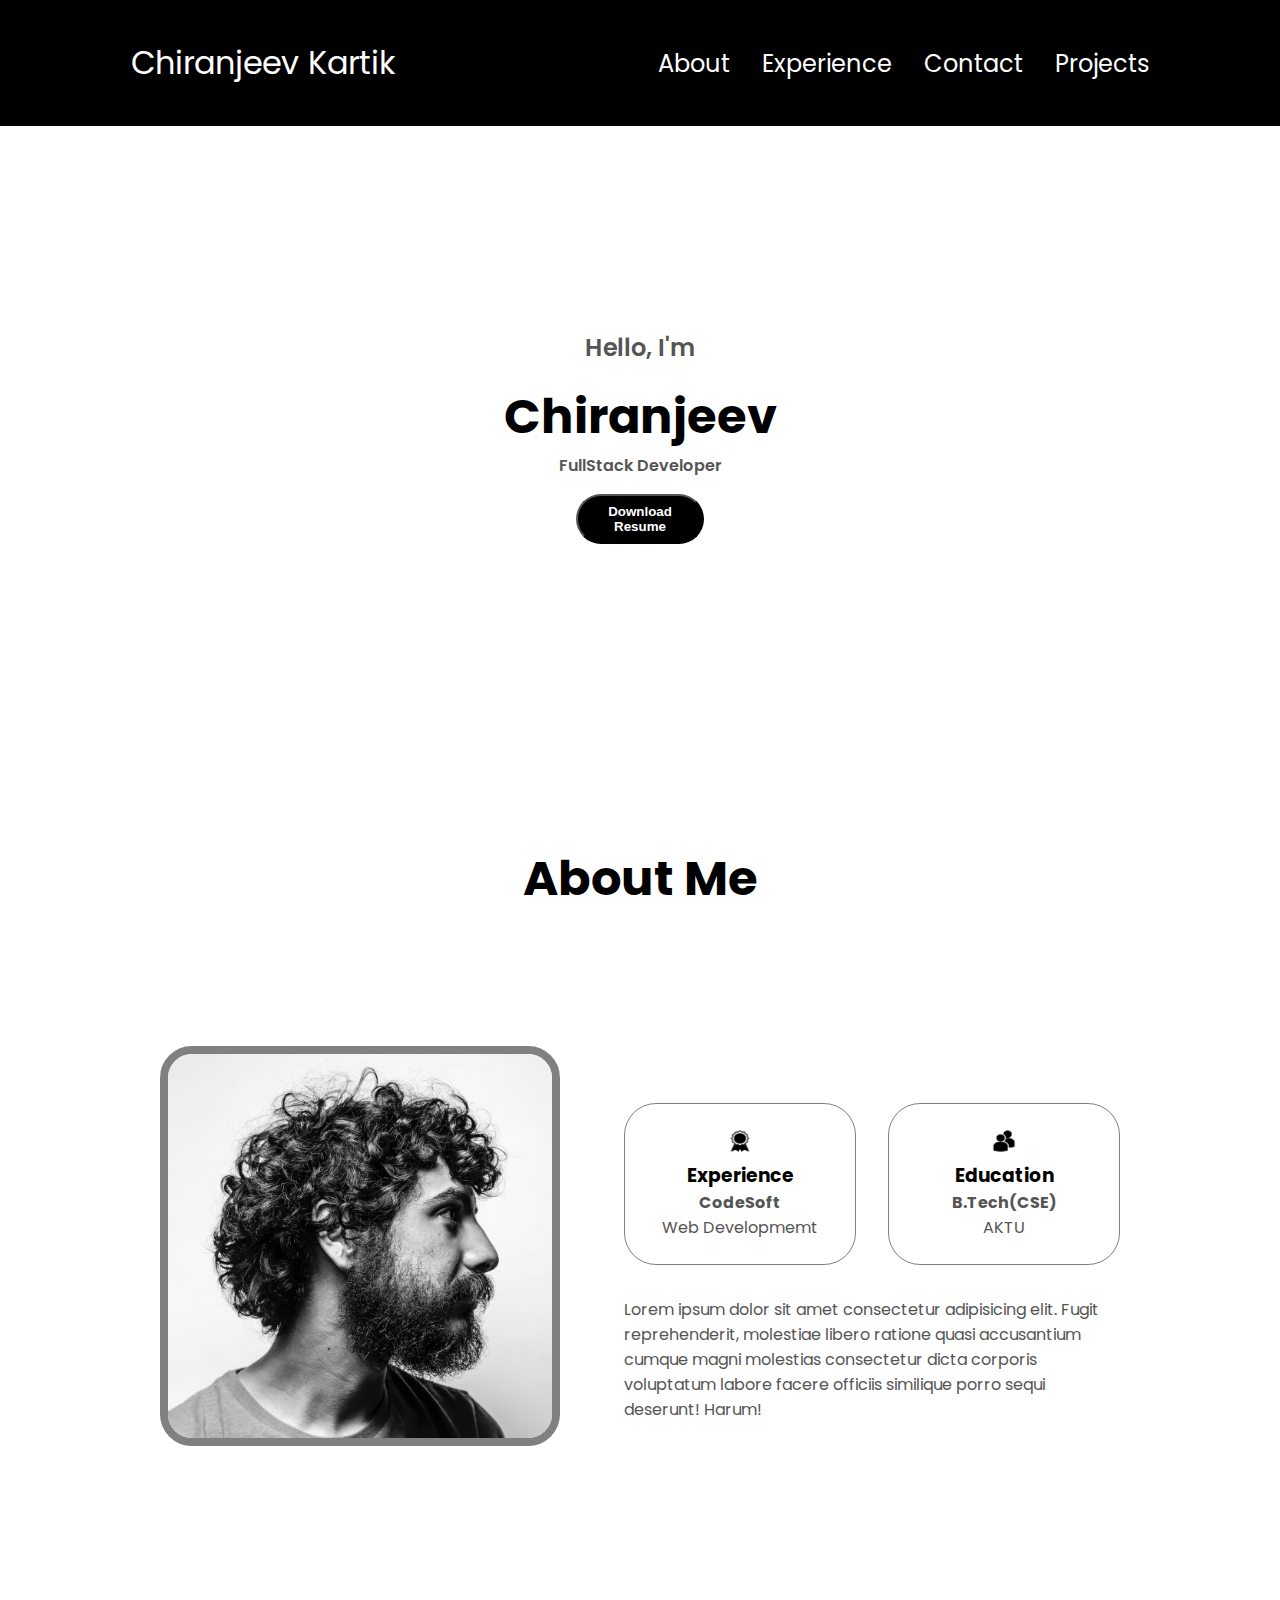
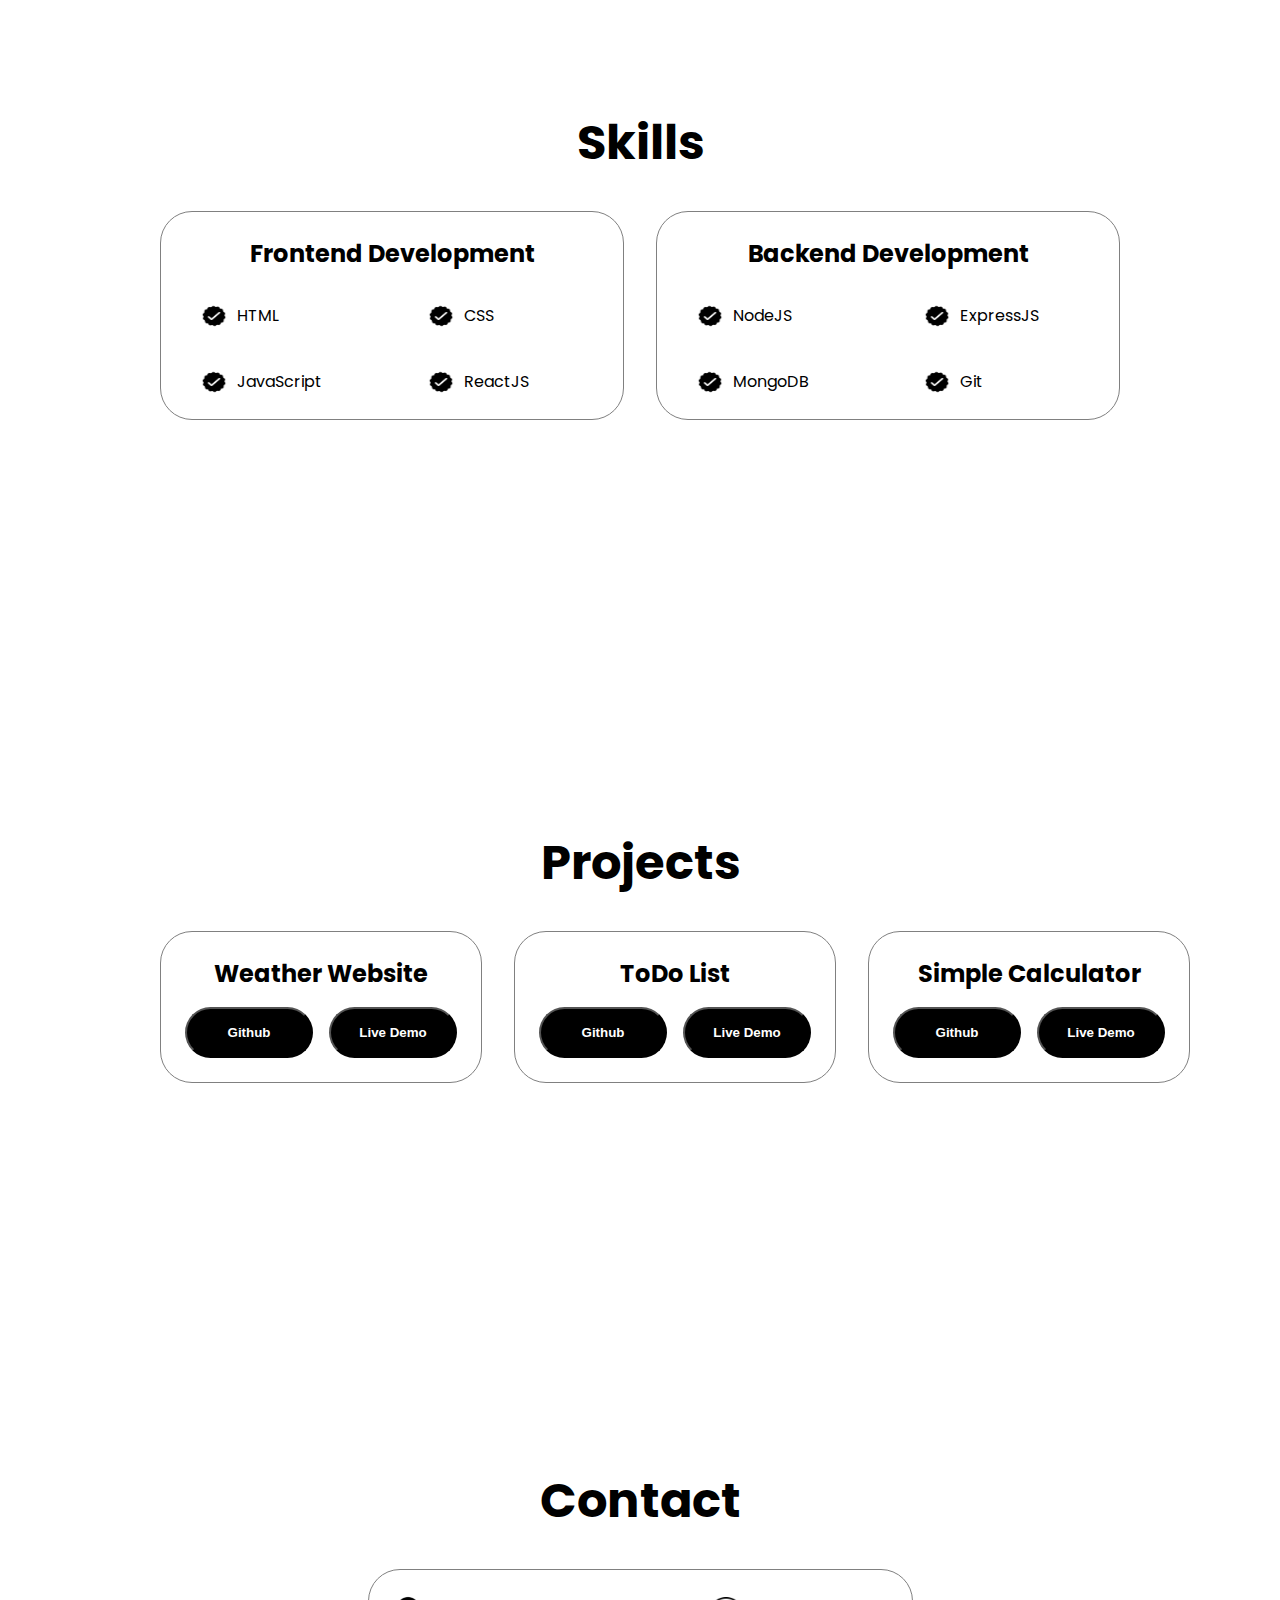
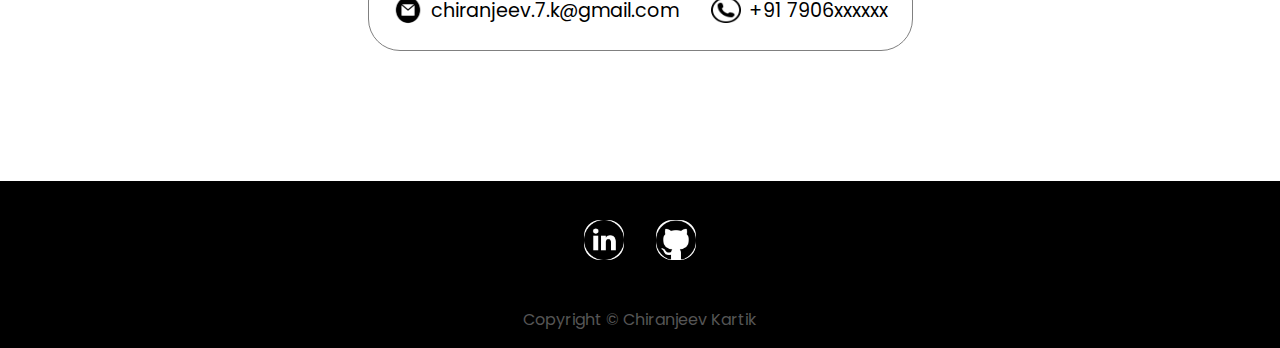
<file: task-1/index.html>
<!DOCTYPE html>
<html lang="en">
<head>
    <meta charset="UTF-8">
    <meta name="viewport" content="width=device-width, initial-scale=1.0">
    <link href="./styles.css" rel="stylesheet"/>
    <title>Portfolio</title>
</head>
<body>
    <nav id="nav-bar">
        <div class="logo">Chiranjeev Kartik</div>
        <div>
            <ul class="links">
                <li><a href="#about">About</a></li>
                <li><a href="#experience">Experience</a></li>
                <li><a href="#contact">Contact</a></li>
                <li><a href="#Projects">Projects</a></li>
            </ul>
        </div>
    </nav>
    <nav id="sm-nav-bar">
        <div class="logo">Chiranjeev Kartik</div>
        <div class="sm-menu">
            <div class="sm-icon" onclick="toggleMenu()">
                <span></span>
                <span></span>
                <span></span>
            </div>
            <div class="sm-menu-links">
                    <li><a href="#about" onclick="toggleMenu()">About</a></li>
                    <li><a href="#experience" onclick="toggleMenu()">Experience</a></li>
                    <li><a href="#contact" onclick="toggleMenu()">Contact</a></li>
                    <li><a href="#Projects" onclick="toggleMenu()">Projects</a></li>
            </div>
        </div>
    </nav>

    <section id="profile">
        
        <div class="profile-text">
            <p class="profile-text-p1">Hello, I'm</p>
            <h1 class="title">Chiranjeev</h1>
            <p class="profile-text-p2">FullStack Developer</p>
            <div class="btn-container">
                <button class="btn btn-color-2 resume-btn" onclick="window.open('./assets/resume-example.pdf')">Download Resume</button>
            </div> 
        </div>
    </section>

    <section id="about">
        <h1 class="title">About Me</h1>
        <div class="section-container">
            <div class="section-image">
                <img src="./assets/about-pic.png" alt="Profile Pic" class="about-pic"/>
            </div>
            <div class="about-details-container">
                <div class="about-container">
                    <div class="about-boxes">
                        <img src="./assets/experience.png" alt="Experience" class="icon"/>
                        <h3>Experience</h3>
                        <p><b>CodeSoft</b><br>Web Developmemt</p>
                    </div>
                    <div class="about-boxes">
                        <img src="./assets/education.png" alt="Education" class="icon"/>
                        <h3>Education</h3>
                        <p><b>B.Tech(CSE)</b><br>AKTU</p>
                    </div>
                </div>
                <div class="about-text">
                    <p>Lorem ipsum dolor sit amet consectetur adipisicing elit. Fugit reprehenderit, molestiae libero ratione quasi accusantium cumque magni molestias consectetur dicta corporis voluptatum labore facere officiis similique porro sequi deserunt! Harum!</p>
                </div>
            </div>
        </div>
    </section>

    <section id="skills">
        <h1 class="title">Skills</h1>
        <div class="skills-details-container">
            <div class="about-container">
                <div class="about-boxes">
                    <h2 class="skill">Frontend Development</h2>
                    <div class="sub-skill">
                        <article>
                            <img src="./assets/checkmark.png" class="icon"/>
                            <div>HTML</div>
                        </article>
                        <article>
                            <img src="./assets/checkmark.png" class="icon"/>
                            <div>CSS</div>
                        </article>
                        <article>
                            <img src="./assets/checkmark.png" class="icon"/>
                            <div>JavaScript</div>
                        </article>
                        <article>
                            <img src="./assets/checkmark.png" class="icon"/>
                            <div>ReactJS</div>
                        </article>
                    </div>
                </div>
                <div class="about-boxes">
                    <h2 class="skill">Backend Development</h2>
                    <div class="sub-skill">
                        <article>
                            <img src="./assets/checkmark.png" class="icon"/>
                            <div>NodeJS</div>
                        </article>
                        <article>
                            <img src="./assets/checkmark.png" class="icon"/>
                            <div>ExpressJS</div>
                        </article>
                        <article>
                            <img src="./assets/checkmark.png" class="icon"/>
                            <div>MongoDB</div>
                        </article>
                        <article>
                            <img src="./assets/checkmark.png" class="icon"/>
                            <div>Git</div>
                        </article>
                    </div>
                </div>
            </div>
        </div>
    </section>

    <section id="projects">
        <h1 class="title">Projects</h1>
        <div class="project-details-container">
            <div class="about-container">
                <div class="about-boxes">
                    <h2>Weather Website</h2>
                    <div class="btn-container">
                        <button class="btn btn-color-2 project-btn" onclick="location.href='https://'">Github</button>
                        <button class="btn btn-color-2 project-btn" onclick="location.href='https://'">Live Demo</button>
                    </div>
                </div>
                <div class="about-boxes">
                    <h2>ToDo List</h2>
                    <div class="btn-container">
                        <button class="btn btn-color-2 project-btn" onclick="location.href='https://'">Github</button>
                        <button class="btn btn-color-2 project-btn" onclick="location.href='https://'">Live Demo</button>
                    </div>
                </div>
                <div class="about-boxes">
                    <h2>Simple Calculator</h2>
                    <div class="btn-container">
                        <button class="btn btn-color-2 project-btn" onclick="location.href='https://'">Github</button>
                        <button class="btn btn-color-2 project-btn" onclick="location.href='https://'">Live Demo</button>
                    </div>
                </div>
            </div>
        </div>
    </section>

    <section id="contact">
        <h1 class="title">Contact</h1>
        <div class="contact-info-container">
            <div class="contact-info">
                <img src="./assets/email.png" class="icon mail-icon" alt="email"/>
                <p>chiranjeev.7.k@gmail.com</p>
            </div>
            <div class="contact-info">
                <img src="./assets/phone.png" class="icon" alt="Phone"/>
                <p><a href="">+91 7906xxxxxx</a></p>
            </div>
        </div>
    </section>

    <footer>
        <nav id="ft-nav-bar">
            <div>
                <ul class="links">
                    <li><a href="https://www.linkedin.com/in/chiranjeev-kartik-7ab42828a/"><img src="./assets/linkedin.png" class="ft-icon"/></a></li>
                    <li><a href="https://github.com/ckartik7"><img src="./assets/github.png" class="ft-icon"/></a></li>
                </ul>
            </div>
        </nav>
        <p class="copyright">Copyright &#169 Chiranjeev Kartik</p>
    </footer>
    <script src="./script.js"></script>
</body>
</html>
</file>
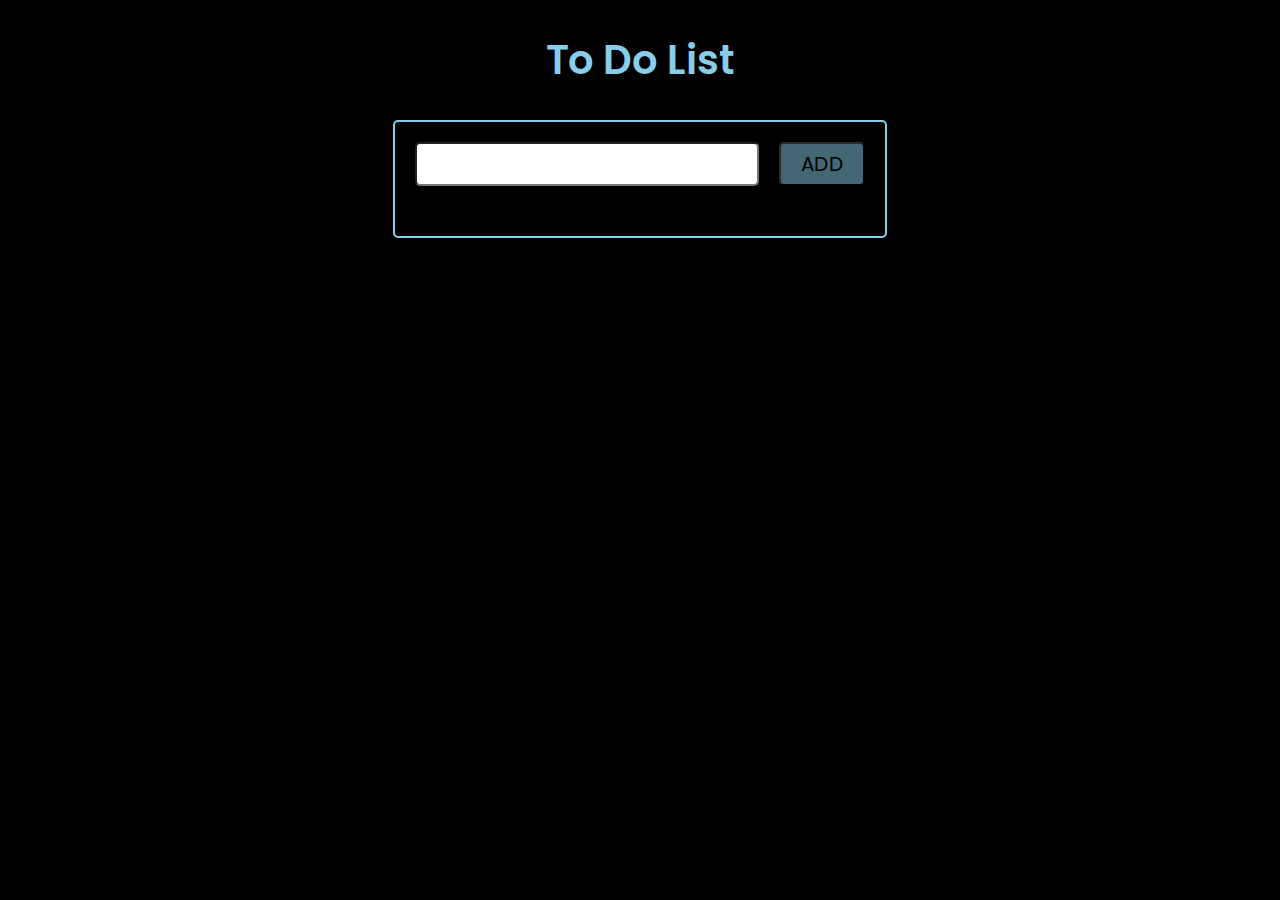
<file: task-2/index.html>
<!DOCTYPE html>
<html lang="en">
<head>
    <meta charset="UTF-8">
    <meta name="viewport" content="width=device-width, initial-scale=1.0">
    <title>To Do List</title>
    <link href="styles.css" rel="stylesheet"/>
</head>
<body>
    <h1 class="title">To Do List</h1>
    <div class="todolist">
        <div class="list-head">
            <input class="add-item" type="text">
            <button class="add-button">ADD</button>
        </div>
        <div class="tasks">
            
        </div>
    </div>
    <script src="script.js"></script>
</body>
</html>
</file>
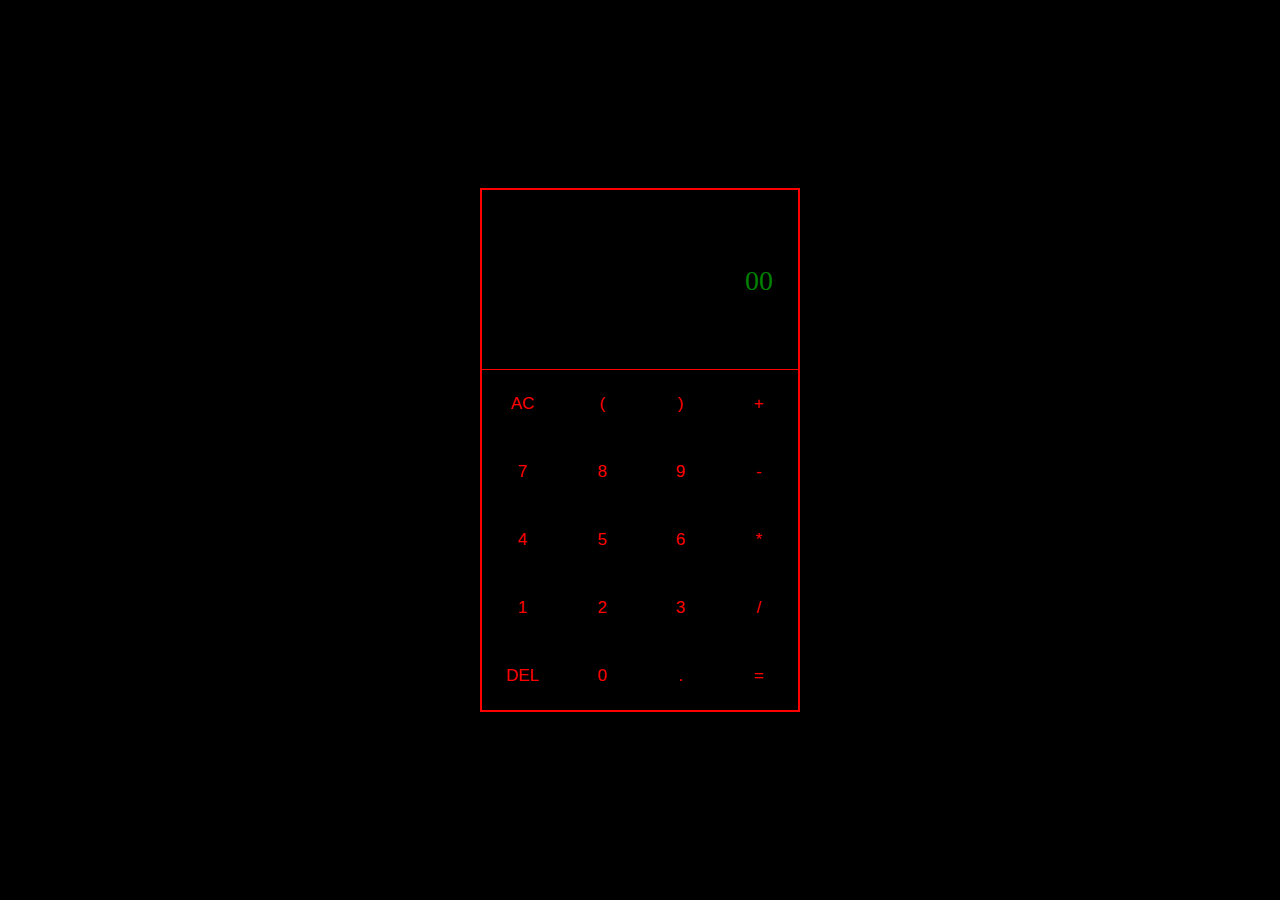
<file: task-3/index.html>
<!DOCTYPE html>
<html lang="en">
<head>
    <meta charset="UTF-8">
    <meta name="viewport" content="width=device-width, initial-scale=1.0">
    <title>Calculator</title>
    <link href="./styles.css" rel="stylesheet"/>
</head>

<body>
    <div class="container">
        <div class="display">
            <div class="output"></div>
            <div class="result">00</div>
        </div>
        <div class="input">
            <button>AC</button>
            <button>(</button>
            <button>)</button>
            <button>+</button>

            <button>7</button>
            <button>8</button>
            <button>9</button>
            <button>-</button>

            <button>4</button>
            <button>5</button>
            <button>6</button>
            <button>*</button>

            <button>1</button>
            <button>2</button>
            <button>3</button>
            <button>/</button>

            <button>DEL</button>
            <button>0</button>
            <button>.</button>
            <button>=</button>
        </div>
    </div>
    <script src="./script.js"></script>
</body>
</html>
</file>
<file: task-1/styles.css>
@import url('https://fonts.googleapis.com/css2?family=Poppins:ital,wght@0,300;0,400;0,500;0,600;1,300;1,400;1,500;1,600&display=swap');

*{
    margin: 0;
    padding: 0;
}

body{
    font-family: 'Poppins', sans-serif;
    scroll-behavior: smooth;
}

p{
    color: rgb(85, 85, 85);
}

a, .btn{
    transition: all ease 300ms;
}

nav, .links{
    display: flex;
}

nav{
    justify-content: space-around;
    align-items: center;
    height: 14vh;
    background-color: black;
}

.links a{
    color: white;
}

.links{
    gap: 2rem;
    list-style: none;
    font-size: 1.5rem;
}

a{
    text-decoration: none;
    color: black;
}

a:hover{
    color: gray;
    text-decoration: underline;
    text-underline-offset: .8rem;
}

.logo{
    font-size: 2rem;
    color: white;
}

.logo:hover{
    cursor: default;
}

#sm-nav-bar{
    display: none;
}

.sm-menu{
    position: relative;
    display: inline-block;
}

.sm-icon{
    display: flex;
    flex-direction: column;
    justify-content: space-between;
    height: 24px;
    width: 30px;
    cursor: pointer;
}

.sm-icon span{
    width: 100%;
    background-color: white;
    height: 2px;
    transition: all ease-in-out 300ms;
}

.sm-menu-links{
    position: absolute;
    transition: all ease-in-out 300ms;
    top: 100%;
    right: 0;
    background-color: white;
    width: fit-content;
    max-height: 0;
    overflow: hidden;
}

.sm-menu-links a{
    display: block;
    padding: 10px;
    text-align: center;
    font-size: 1.5rem;
    color: black;
    text-decoration: none;
    transition: all ease-in-out 300ms;
}

.sm-menu-links li{
    list-style: none;
}

.sm-menu-links.open{
    max-height: 300px;
}

.sm-icon span:first-child{
    transform: none;
}

.sm-icon span:nth-child(2){
    opacity: 1;
}

.sm-icon span:nth-child(3){
    transform: none;
}

section {
    padding-top: 4vh;
    height: 96vh;
    margin: 0 10rem;
    box-sizing: border-box;
    min-height: fit-content;
}

.section-container{
    display: flex;
}

#profile{
    display: flex;
    justify-content: center;
    gap: 5rem;
    height: 65vh;
}

.section-image{
    display: flex;
    height: 400px;
    width: 400px;
    margin: auto 0;
}

.profile-text{
    align-self: center;
    text-align: center;
}

.profile-text p{
    font-weight: 600;
}

.profile-text-p1{
    text-align: center;
}

.profile-text-p1{
    font-size: 1.5rem;
    margin-bottom: 1rem;
}

.title{
    text-align: center;
    font-size: 3rem;
}

#about{
    position: relative;
}

.about-container{
    gap: 2rem;
    margin-top: 2rem;
    margin-bottom: 2rem;
}

.about-details-container{
    justify-content: center;
    flex-direction: column;
}

.about-details-container, .about-container{
    display: flex;
}

.about-pic{
    border: 0.5rem gray solid;
    border-radius: 2rem;
}

.about-boxes{
    padding: 1.5rem;
    border: 0.1rem gray solid;
    background: white;
    border-radius: 2rem;
    flex: 1;
    text-align: center;
    border-spacing: 2rem;
}

.section-container{
    gap: 4rem;
    height: 80%;
}

.icon{
    height: 26px;
    width: 30px;
}

#skills{
    position: relative;
    height: 80vh;
}

.sub-skill{
    margin-top: 2rem;
    display: flex;
    text-align: initial;
    flex-wrap: wrap;
    flex-direction: row;
    justify-content: space-around;
    gap: 2.5rem;
}

article{
    display: flex;
    width: 10rem;
    gap: 0.5rem;
}

#projects{
    height: 60vh;
}

.btn-container{
    display: flex;
    justify-content: center;
    gap: 1rem;
    margin-top: 1rem;
}

.btn{
    font-weight: 600;
    padding: 1rem;
    transition: all 300ms ease;
    width: 8rem;
    border-radius: 2rem;
}

.btn-color-1,.btn-color-2{
    background-color: black;
    color: white;
}

.btn-color-1:hover,.btn-color-2:hover{
    background-color: gray;
    color: white;
    cursor: pointer;
}

#contact{
    height: 50vh;
    display: flex;
    flex-direction: column;
    justify-content: center;
}

.contact-info-container{
    display: flex;
    justify-content: center;
    border-radius: 2rem;
    border: gray 0.1rem solid;
    margin: 2rem auto;
    padding: 0.5rem;
}

.contact-info{
    display: flex;
    gap: 0.5rem;
    margin: 1rem;
    align-items: center;
    justify-content: center;
}

.contact-info p{
    font-size: larger;
    color: black;
}

.mail-icon{
    height:2rem;
}

footer{
    background-color: black;
}

.ft-icon{
    height: 40px;
    width: 40px;
    background-color: white;
    border-radius: 1rem;
}

.copyright{
    text-align: center;
    padding-bottom: 1rem;
}

.resume-btn{
    padding: 0.5rem;
}

@media screen and (max-width:1400px){
    #profile{
        margin-bottom: 6rem;
    }
    
}

@media screen and (max-width:1200px){
   
    #nav-bar{
        display: none;
    }
    #sm-nav-bar{
        display: flex;
    }

    #skills, .skill-details-container{
        margin-top: 2rem;
    }
    #profile, .section-container{
        display: block;
    }
    section, .section-container{
        height: fit-content;
    }
    section{
        margin: 0 5%;
    }
    .section-image
    {
        width: 275px;
        height: 275px;
    }
}
</file>
<file: task-2/styles.css>
@import url("https://fonts.googleapis.com/css2?family=Poppins:wght@300;400;500;600&display=swap");

*{
    margin: 0;
    padding: 0;
    font-family: 'Poppins', sans-serif;
}

body{
    background-color: #000000;
    color: skyblue;
    height: 100vh;
    width: 100vw;
    display: flex;
    flex-direction: column;
    justify-items: center;
    align-items: center;
}

.title{
    margin: 30px 0;
    font-weight: 600;
    font-size: 40px;
}

.todolist{
    width: 450px;
    padding: 20px;
    border-radius: 5px;
    border: 2px skyblue solid;
}

.list-head{
    display: grid;
    grid-template-columns: 4fr 1fr;
    gap: 20px;
}

.add-item{
    border-radius: 5px;
    padding: 5px;
    font-size: 15px;
}

.add-button{
    padding: 5px;
    font-size: 20px;
    color: black;
    background-color: skyblue;
    border-radius: 5px;
    opacity: 0.5;
    pointer-events: none;
}

.add-button.active{
    opacity: 1;
    cursor: pointer;
    pointer-events: all;
}

.tasks{
    width: 100%;
    margin-top: 30px;
}

.task{
    padding: 10px;
    display: flex;
    justify-content: space-between;
    align-items: center;
}

.task p{
    font-size: 18px;
    font-weight: 400;
}

.task.complete{
    text-decoration: line-through;
    color: skyblue;
}

.task-buttons{
    display: flex;
    gap: 10px;
    align-items: center;
}

.task-buttons button{
    padding: 5px;
    font-size: 15px;
    color: black;
    background-color: skyblue;
    border-radius: 5px;
    cursor: pointer;
}
</file>
<file: task-3/styles.css>
*{
    margin: 0;
    border: 0;
    box-sizing: border-box;
}

body{
    height: 100vh;
    background: black;
    display: flex;
    justify-content: center;
    align-items: center;
}

.container{
    width: 25%;
    border: 2px red solid;
    text-align: right;
}

.display{
    width: 100%;
    height: 20vh;
    background-color: black;
    border-bottom: 1px red solid;
}

.output{
    font-size: 20px;
    color: red;
    padding: 25px;
}

.result{
    color: green;
    font-size: 28px;
    padding: 25px;
}

.input{
    display: grid;
    grid-template-columns: 1fr 1fr 1fr 1fr;
}

button{
    border: none;
    padding: 1.5rem;
    background-color: black;
    color: red;
    font-size: 17px;
    transition: all 0.3ms ease-in-out;
}

button:hover{
    font-weight: bold;
}
</file>
